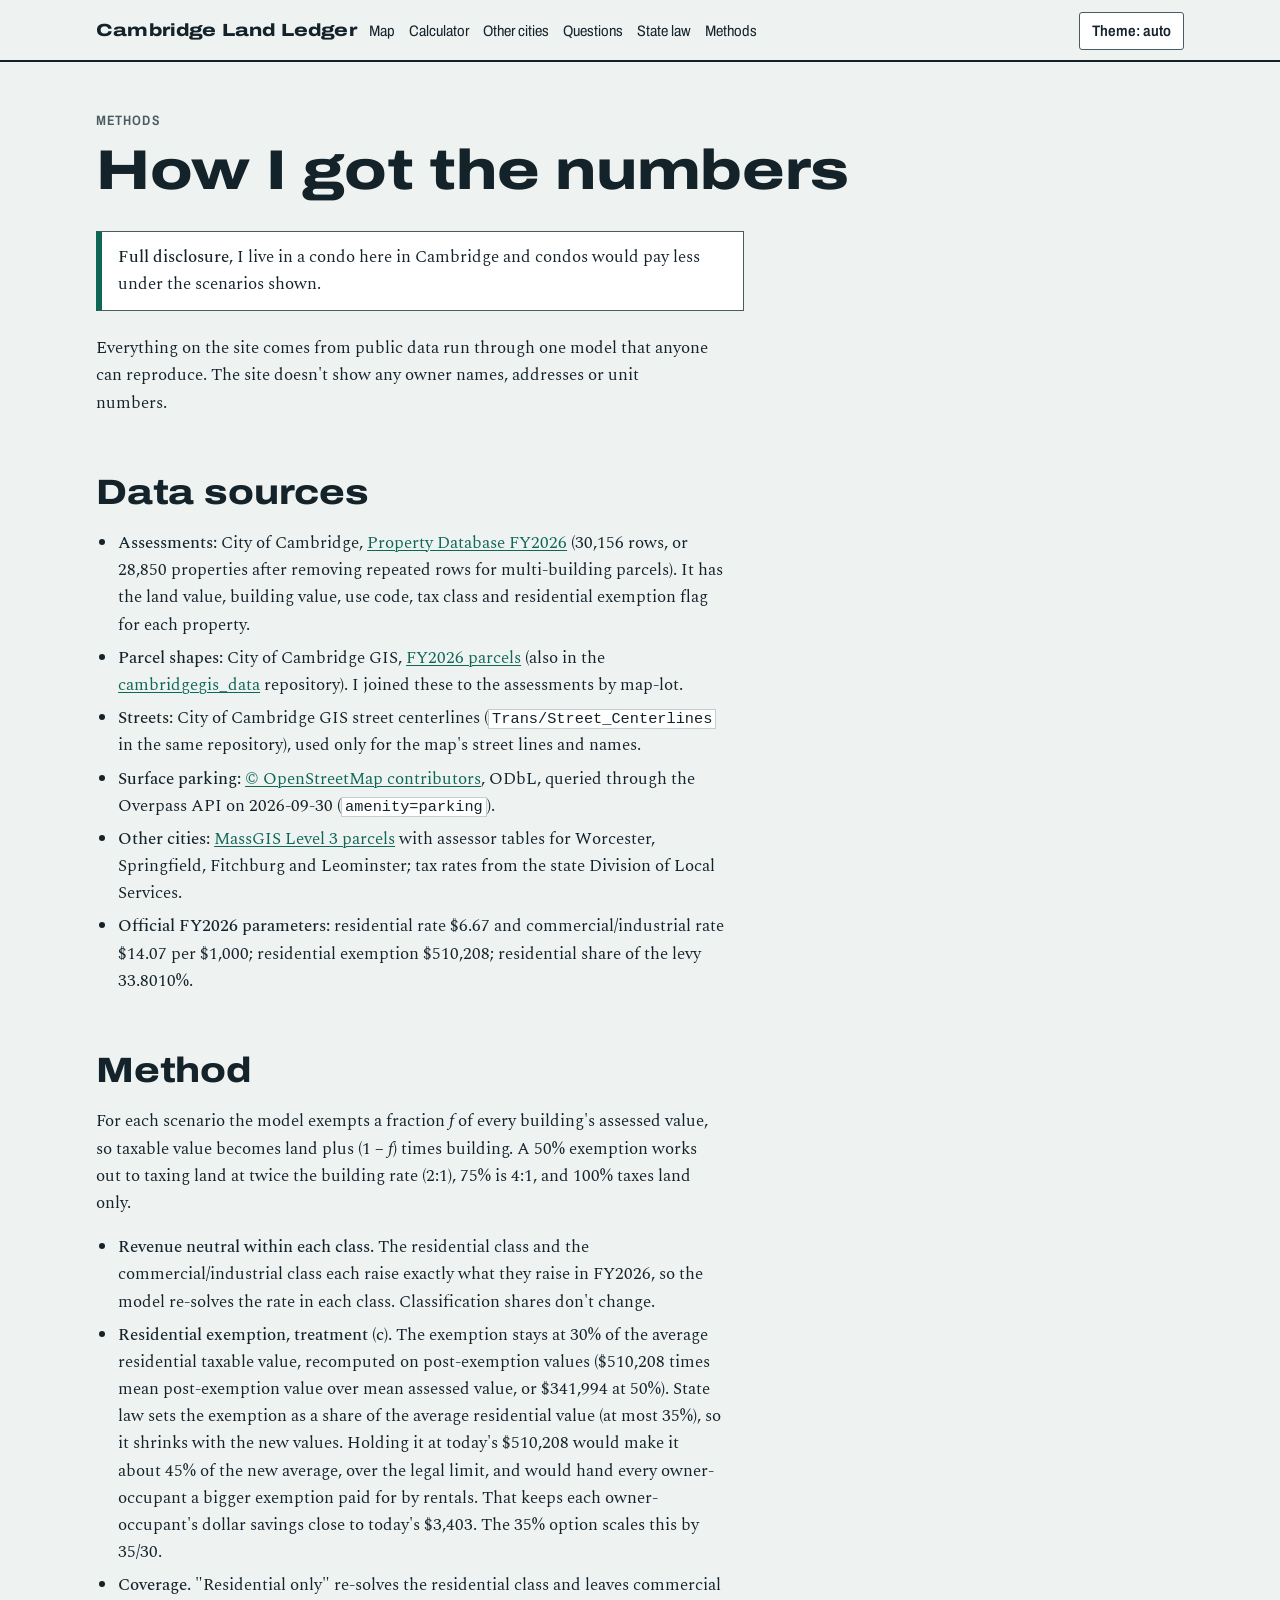
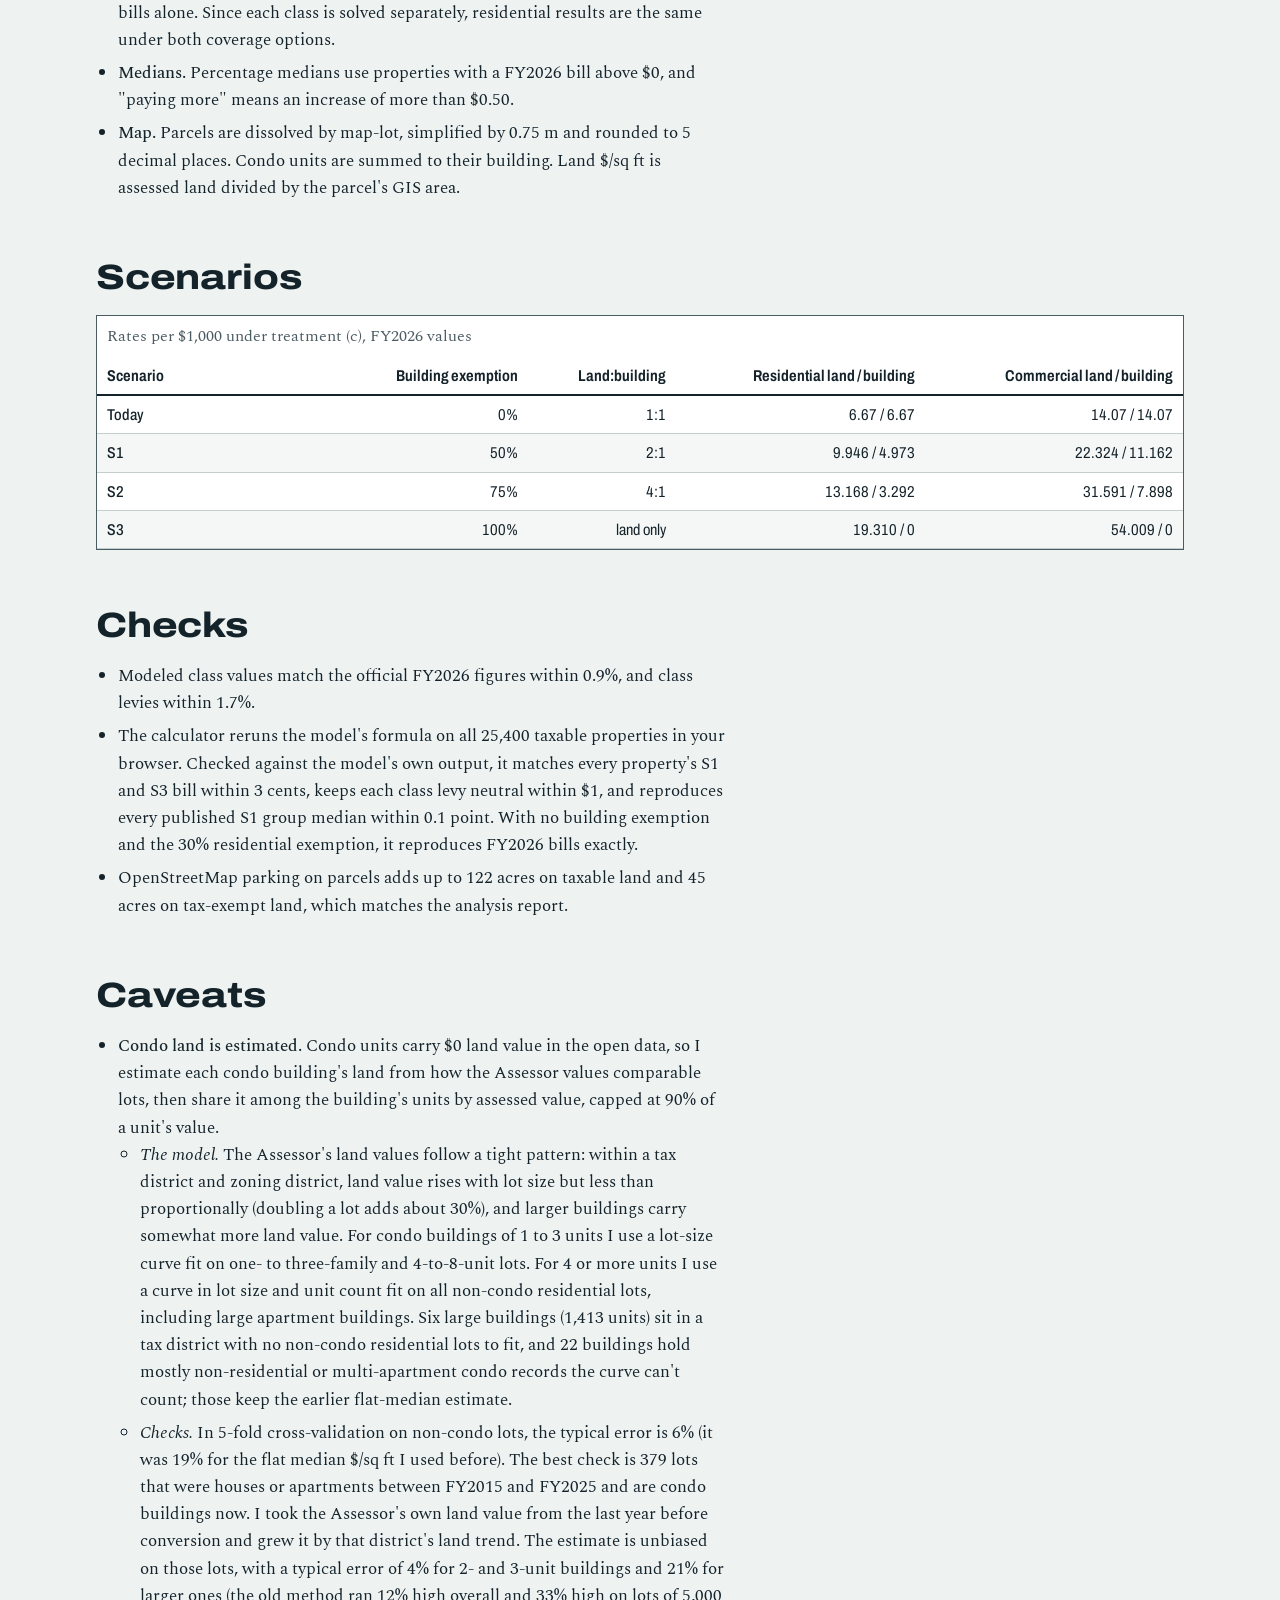
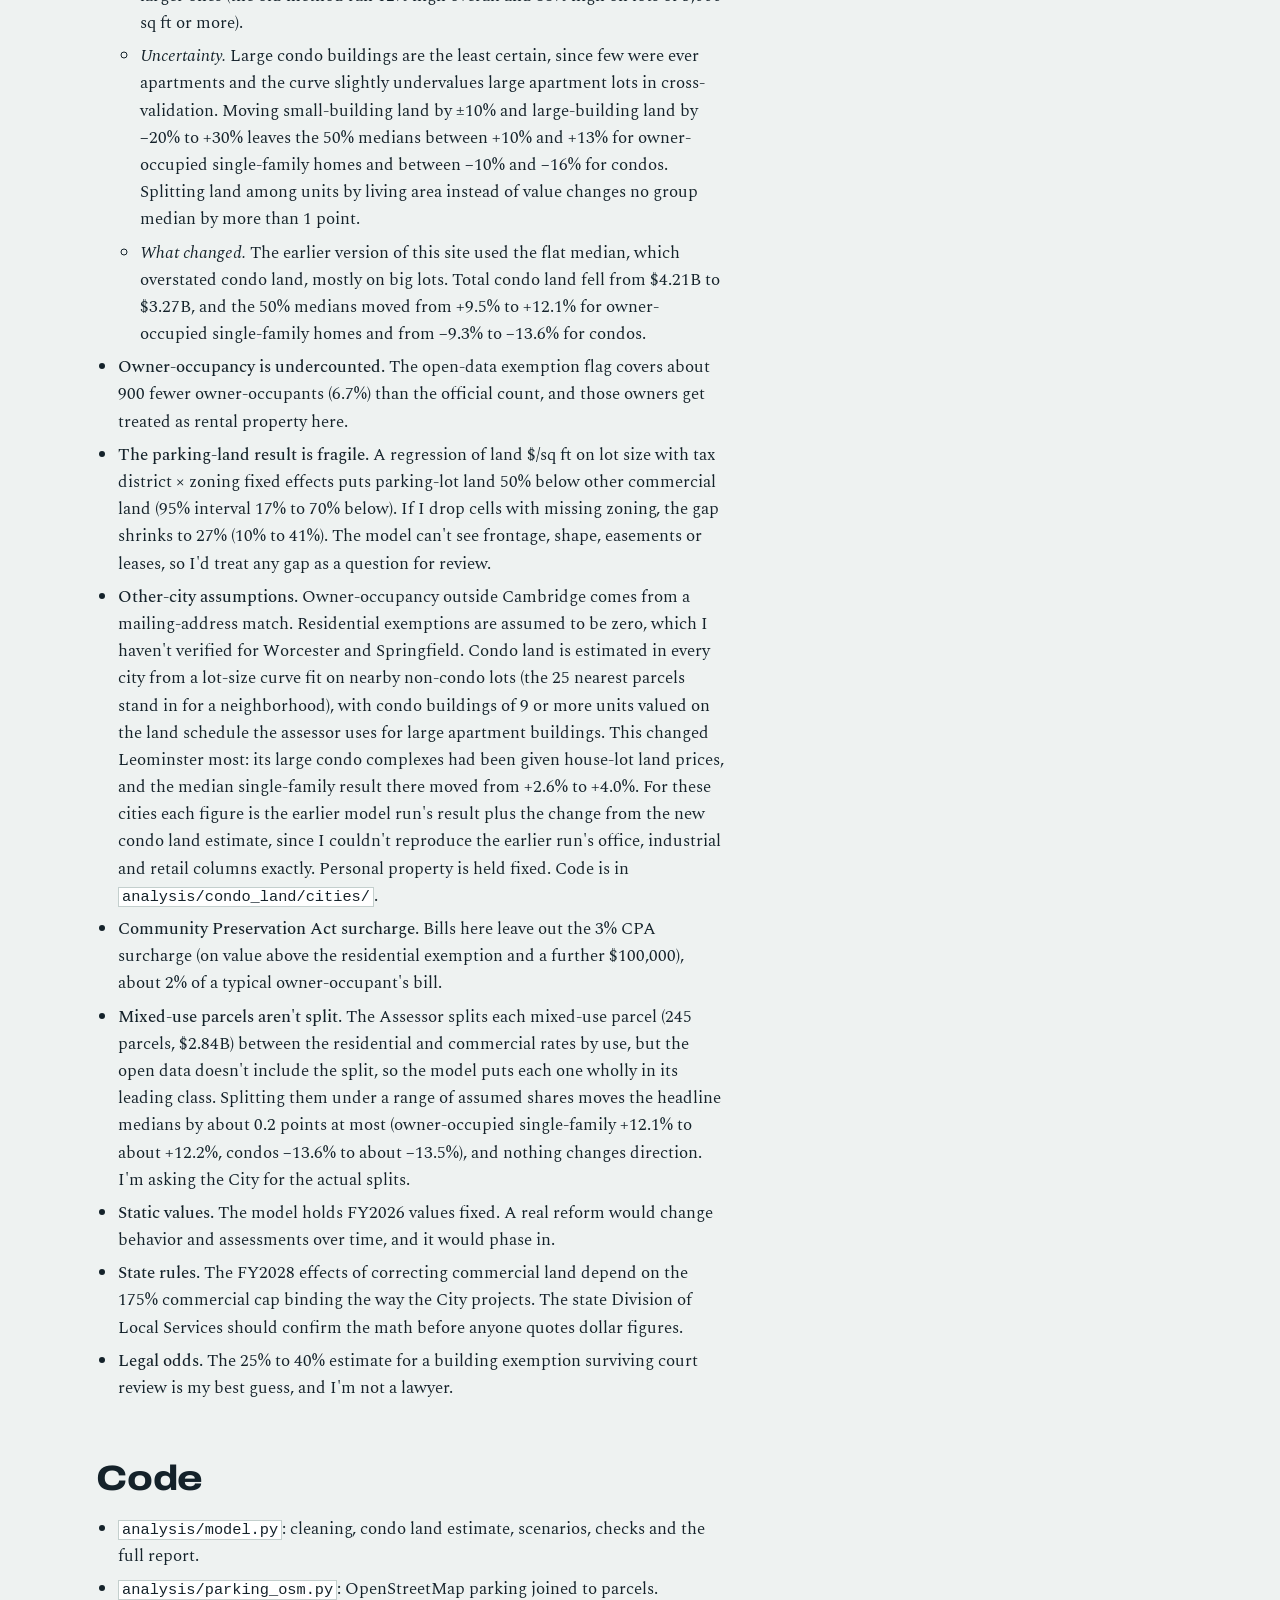
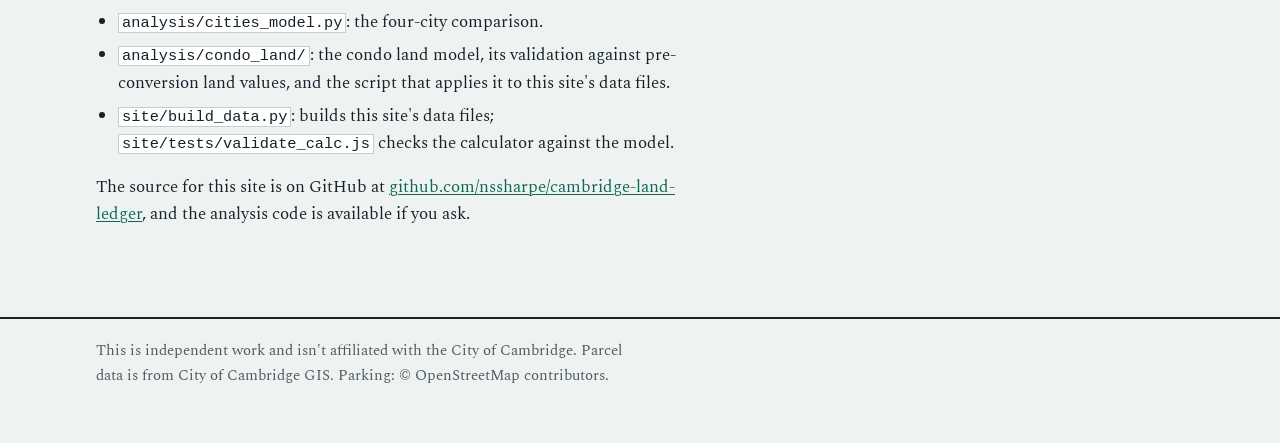
<file: methods.html>
<!doctype html>
<html lang="en">
<head>
<meta charset="utf-8">
<meta name="viewport" content="width=device-width, initial-scale=1">
<title>Methods | Cambridge Land Ledger</title>
<meta name="description" content="Where the Cambridge Land Ledger's data comes from, how the model works, and its caveats.">
<meta name="color-scheme" content="light dark">
<script src="js/theme.js"></script>
<link rel="preconnect" href="https://fonts.googleapis.com">
<link rel="preconnect" href="https://fonts.gstatic.com" crossorigin>
<link rel="stylesheet" href="https://fonts.googleapis.com/css2?family=Archivo:wdth,wght@75..125,400..800&amp;family=Spectral:wght@400;500&amp;display=swap">
<link rel="stylesheet" href="css/site.css">
</head>
<body>
<a class="skip" href="#main">Skip to content</a>
<header class="masthead">
  <div class="wrap">
    <a class="brand" href="index.html">Cambridge Land Ledger</a>
    <nav class="nav" aria-label="Site">
      <a href="index.html#map">Map</a>
      <a href="index.html#calculator">Calculator</a>
      <a href="index.html#cities">Other cities</a>
      <a href="index.html#assessing">Questions</a>
      <a href="index.html#state-law">State law</a>
      <a href="methods.html" aria-current="page">Methods</a>
    </nav>
    <button type="button" class="btn theme-toggle" id="theme-toggle" aria-label="Color theme: automatic. Change theme">Theme: auto</button>
  </div>
</header>

<main id="main" class="wrap prose">
  <section aria-labelledby="h-m">
    <p class="kicker">Methods</p>
    <h1 id="h-m">How I got the numbers</h1>
    <div class="disclosure" role="note">
      <p><strong>Full disclosure,</strong> I live in a condo here in Cambridge and condos would pay less under the scenarios shown.</p>
    </div>
    <p>Everything on the site comes from public data run through one model that anyone can reproduce. The site doesn't show any owner names, addresses or unit numbers.</p>

    <h2 id="sources">Data sources</h2>
    <ul>
      <li><strong>Assessments:</strong> City of Cambridge, <a href="https://data.cambridgema.gov/Assessing/Cambridge-Property-Database-FY2026/waa7-ibdu">Property Database FY2026</a> (30,156 rows, or 28,850 properties after removing repeated rows for multi-building parcels). It has the land value, building value, use code, tax class and residential exemption flag for each property.</li>
      <li><strong>Parcel shapes:</strong> City of Cambridge GIS, <a href="https://gis.data.mass.gov/datasets/CambridgeGIS::fy2026-parcels">FY2026 parcels</a> (also in the <a href="https://github.com/cambridgegis/cambridgegis_data">cambridgegis_data</a> repository). I joined these to the assessments by map-lot.</li>
      <li><strong>Streets:</strong> City of Cambridge GIS street centerlines (<code>Trans/Street_Centerlines</code> in the same repository), used only for the map's street lines and names.</li>
      <li><strong>Surface parking:</strong> <a href="https://www.openstreetmap.org/copyright">&copy; OpenStreetMap contributors</a>, ODbL, queried through the Overpass API on 2026-09-30 (<code>amenity=parking</code>).</li>
      <li><strong>Other cities:</strong> <a href="https://www.mass.gov/info-details/massgis-data-property-tax-parcels">MassGIS Level 3 parcels</a> with assessor tables for Worcester, Springfield, Fitchburg and Leominster; tax rates from the state Division of Local Services.</li>
      <li><strong>Official FY2026 parameters:</strong> residential rate $6.67 and commercial/industrial rate $14.07 per $1,000; residential exemption $510,208; residential share of the levy 33.8010%.</li>
    </ul>

    <h2 id="method">Method</h2>
    <p>For each scenario the model exempts a fraction <em>f</em> of every building's assessed value, so taxable value becomes land plus (1 &minus; <em>f</em>) times building. A 50% exemption works out to taxing land at twice the building rate (2:1), 75% is 4:1, and 100% taxes land only.</p>
    <ul>
      <li><strong>Revenue neutral within each class.</strong> The residential class and the commercial/industrial class each raise exactly what they raise in FY2026, so the model re-solves the rate in each class. Classification shares don't change.</li>
      <li><strong>Residential exemption, treatment (c).</strong> The exemption stays at 30% of the average residential taxable value, recomputed on post-exemption values ($510,208 times mean post-exemption value over mean assessed value, or $341,994 at 50%). State law sets the exemption as a share of the average residential value (at most 35%), so it shrinks with the new values. Holding it at today's $510,208 would make it about 45% of the new average, over the legal limit, and would hand every owner-occupant a bigger exemption paid for by rentals. That keeps each owner-occupant's dollar savings close to today's $3,403. The 35% option scales this by 35/30.</li>
      <li><strong>Coverage.</strong> "Residential only" re-solves the residential class and leaves commercial bills alone. Since each class is solved separately, residential results are the same under both coverage options.</li>
      <li><strong>Medians.</strong> Percentage medians use properties with a FY2026 bill above $0, and "paying more" means an increase of more than $0.50.</li>
      <li><strong>Map.</strong> Parcels are dissolved by map-lot, simplified by 0.75 m and rounded to 5 decimal places. Condo units are summed to their building. Land $/sq ft is assessed land divided by the parcel's GIS area.</li>
    </ul>

    <h2 id="scenarios">Scenarios</h2>
    <div class="table-scroll" tabindex="0" role="region" aria-labelledby="scen-cap">
      <table class="ledger">
        <caption id="scen-cap">Rates per $1,000 under treatment (c), FY2026 values</caption>
        <thead><tr><th scope="col">Scenario</th><th scope="col">Building exemption</th><th scope="col">Land:building</th><th scope="col">Residential land / building</th><th scope="col">Commercial land / building</th></tr></thead>
        <tbody>
          <tr><th scope="row">Today</th><td>0%</td><td>1:1</td><td>6.67 / 6.67</td><td>14.07 / 14.07</td></tr>
          <tr><th scope="row">S1</th><td>50%</td><td>2:1</td><td>9.946 / 4.973</td><td>22.324 / 11.162</td></tr>
          <tr><th scope="row">S2</th><td>75%</td><td>4:1</td><td>13.168 / 3.292</td><td>31.591 / 7.898</td></tr>
          <tr><th scope="row">S3</th><td>100%</td><td>land only</td><td>19.310 / 0</td><td>54.009 / 0</td></tr>
        </tbody>
      </table>
    </div>

    <h2 id="checks">Checks</h2>
    <ul>
      <li>Modeled class values match the official FY2026 figures within 0.9%, and class levies within 1.7%.</li>
      <li>The calculator reruns the model's formula on all 25,400 taxable properties in your browser. Checked against the model's own output, it matches every property's S1 and S3 bill within 3 cents, keeps each class levy neutral within $1, and reproduces every published S1 group median within 0.1 point. With no building exemption and the 30% residential exemption, it reproduces FY2026 bills exactly.</li>
      <li>OpenStreetMap parking on parcels adds up to 122 acres on taxable land and 45 acres on tax-exempt land, which matches the analysis report.</li>
    </ul>

    <h2 id="caveats">Caveats</h2>
    <ul>
      <li id="condo-land"><strong>Condo land is estimated.</strong> Condo units carry $0 land value in the open data, so I estimate each condo building's land from how the Assessor values comparable lots, then share it among the building's units by assessed value, capped at 90% of a unit's value.
        <ul>
          <li><em>The model.</em> The Assessor's land values follow a tight pattern: within a tax district and zoning district, land value rises with lot size but less than proportionally (doubling a lot adds about 30%), and larger buildings carry somewhat more land value. For condo buildings of 1 to 3 units I use a lot-size curve fit on one- to three-family and 4-to-8-unit lots. For 4 or more units I use a curve in lot size and unit count fit on all non-condo residential lots, including large apartment buildings. Six large buildings (1,413 units) sit in a tax district with no non-condo residential lots to fit, and 22 buildings hold mostly non-residential or multi-apartment condo records the curve can't count; those keep the earlier flat-median estimate.</li>
          <li><em>Checks.</em> In 5-fold cross-validation on non-condo lots, the typical error is 6% (it was 19% for the flat median $/sq ft I used before). The best check is 379 lots that were houses or apartments between FY2015 and FY2025 and are condo buildings now. I took the Assessor's own land value from the last year before conversion and grew it by that district's land trend. The estimate is unbiased on those lots, with a typical error of 4% for 2- and 3-unit buildings and 21% for larger ones (the old method ran 12% high overall and 33% high on lots of 5,000 sq ft or more).</li>
          <li><em>Uncertainty.</em> Large condo buildings are the least certain, since few were ever apartments and the curve slightly undervalues large apartment lots in cross-validation. Moving small-building land by &plusmn;10% and large-building land by &minus;20% to +30% leaves the 50% medians between +10% and +13% for owner-occupied single-family homes and between &minus;10% and &minus;16% for condos. Splitting land among units by living area instead of value changes no group median by more than 1 point.</li>
          <li><em>What changed.</em> The earlier version of this site used the flat median, which overstated condo land, mostly on big lots. Total condo land fell from $4.21B to $3.27B, and the 50% medians moved from +9.5% to +12.1% for owner-occupied single-family homes and from &minus;9.3% to &minus;13.6% for condos.</li>
        </ul>
      </li>
      <li><strong>Owner-occupancy is undercounted.</strong> The open-data exemption flag covers about 900 fewer owner-occupants (6.7%) than the official count, and those owners get treated as rental property here.</li>
      <li><strong>The parking-land result is fragile.</strong> A regression of land $/sq ft on lot size with tax district &times; zoning fixed effects puts parking-lot land 50% below other commercial land (95% interval 17% to 70% below). If I drop cells with missing zoning, the gap shrinks to 27% (10% to 41%). The model can't see frontage, shape, easements or leases, so I'd treat any gap as a question for review.</li>
      <li><strong>Other-city assumptions.</strong> Owner-occupancy outside Cambridge comes from a mailing-address match. Residential exemptions are assumed to be zero, which I haven't verified for Worcester and Springfield. Condo land is estimated in every city from a lot-size curve fit on nearby non-condo lots (the 25 nearest parcels stand in for a neighborhood), with condo buildings of 9 or more units valued on the land schedule the assessor uses for large apartment buildings. This changed Leominster most: its large condo complexes had been given house-lot land prices, and the median single-family result there moved from +2.6% to +4.0%. For these cities each figure is the earlier model run's result plus the change from the new condo land estimate, since I couldn't reproduce the earlier run's office, industrial and retail columns exactly. Personal property is held fixed. Code is in <code>analysis/condo_land/cities/</code>.</li>
      <li><strong>Community Preservation Act surcharge.</strong> Bills here leave out the 3% CPA surcharge (on value above the residential exemption and a further $100,000), about 2% of a typical owner-occupant's bill.</li>
      <li><strong>Mixed-use parcels aren't split.</strong> The Assessor splits each mixed-use parcel (245 parcels, $2.84B) between the residential and commercial rates by use, but the open data doesn't include the split, so the model puts each one wholly in its leading class. Splitting them under a range of assumed shares moves the headline medians by about 0.2 points at most (owner-occupied single-family +12.1% to about +12.2%, condos &minus;13.6% to about &minus;13.5%), and nothing changes direction. I'm asking the City for the actual splits.</li>
      <li><strong>Static values.</strong> The model holds FY2026 values fixed. A real reform would change behavior and assessments over time, and it would phase in.</li>
      <li><strong>State rules.</strong> The FY2028 effects of correcting commercial land depend on the 175% commercial cap binding the way the City projects. The state Division of Local Services should confirm the math before anyone quotes dollar figures.</li>
      <li><strong>Legal odds.</strong> The 25% to 40% estimate for a building exemption surviving court review is my best guess, and I'm not a lawyer.</li>
    </ul>

    <h2 id="code">Code</h2>
    <ul>
      <li><code>analysis/model.py</code>: cleaning, condo land estimate, scenarios, checks and the full report.</li>
      <li><code>analysis/parking_osm.py</code>: OpenStreetMap parking joined to parcels.</li>
      <li><code>analysis/cities_model.py</code>: the four-city comparison.</li>
      <li><code>analysis/condo_land/</code>: the condo land model, its validation against pre-conversion land values, and the script that applies it to this site's data files.</li>
      <li><code>site/build_data.py</code>: builds this site's data files; <code>site/tests/validate_calc.js</code> checks the calculator against the model.</li>
    </ul>
    <p>The source for this site is on GitHub at <a href="https://github.com/nssharpe/cambridge-land-ledger">github.com/nssharpe/cambridge-land-ledger</a>, and the analysis code is available if you ask.</p>
  </section>
</main>

<footer>
  <div class="wrap">
    <p>This is independent work and isn't affiliated with the City of Cambridge. Parcel data is from City of Cambridge GIS. Parking: &copy; OpenStreetMap contributors.</p>
  </div>
</footer>
</body>
</html>
</file>
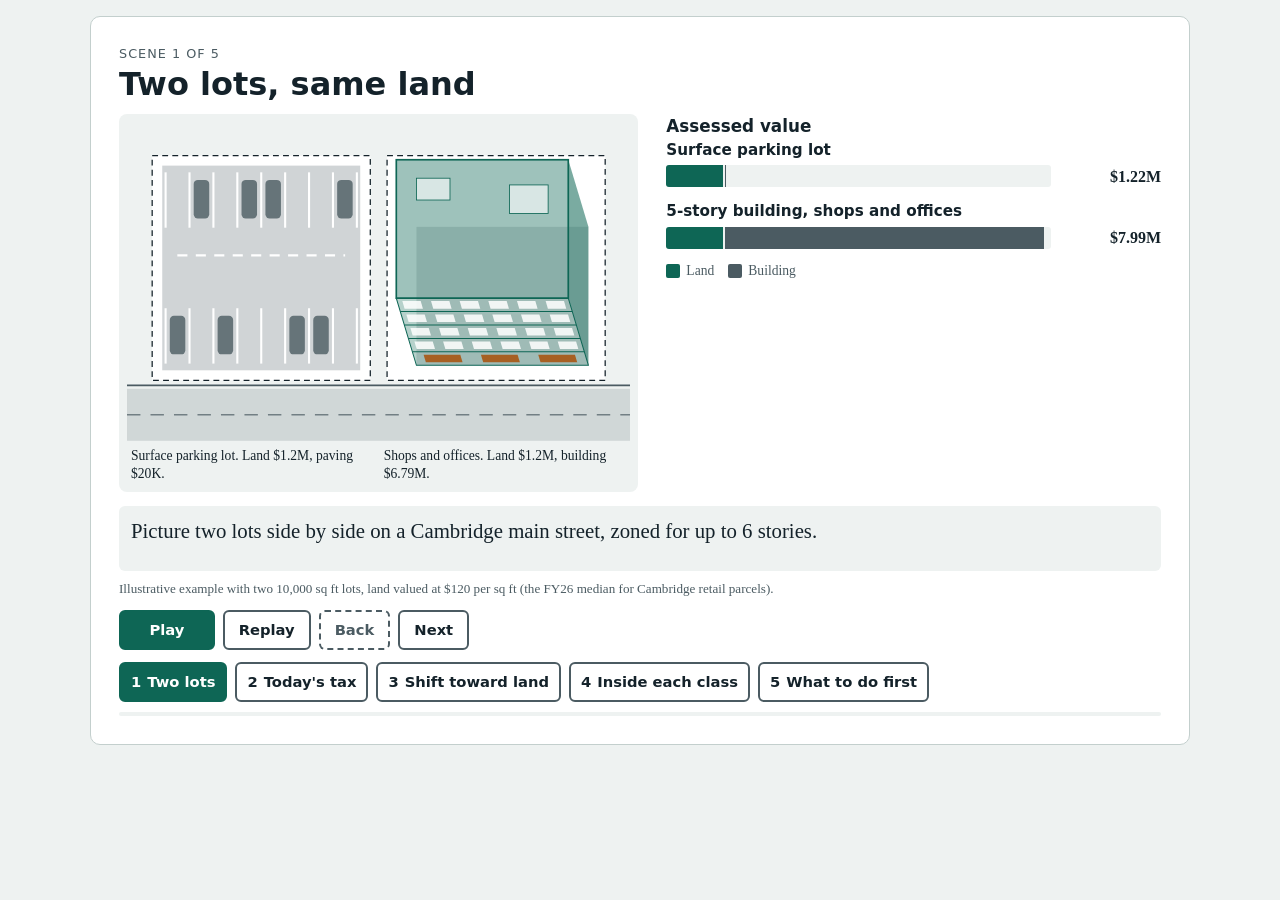
<file: animation/demo.html>
<!doctype html>
<html lang="en">
<head>
<meta charset="utf-8">
<meta name="viewport" content="width=device-width, initial-scale=1">
<title>Two Lots</title>
<link rel="stylesheet" href="two-lots.css">
<style>
  /* demo page only: page background follows the same tokens */
  html { background: #eef2f1; color: #14222a; }
  @media (prefers-color-scheme: dark) { html { background: #0f171b; color: #e6eeee; } }
  html[data-theme="dark"] { background: #0f171b; color: #e6eeee; }
  html[data-theme="light"] { background: #eef2f1; color: #14222a; }
  body { margin: 0; padding: 16px; font-family: "Spectral", Georgia, serif; }
</style>
</head>
<body>
<main>
  <div id="two-lots"></div>
</main>
<script src="two-lots.js"></script>
<script>
  // demo-only overrides: ?theme=dark|light, ?reduced=1, ?t=<seconds>
  var q = new URLSearchParams(location.search);
  if (q.get('theme')) { document.documentElement.setAttribute('data-theme', q.get('theme')); }
  var opts = {};
  if (q.get('reduced')) { opts.reducedMotion = q.get('reduced') === '1'; }
  var tl = window.TwoLots.mount(document.getElementById('two-lots'), opts);
  if (q.get('scene')) { tl.goScene(Number(q.get('scene')) - 1); }
  if (q.get('t')) { tl.seek(Number(q.get('t'))); }
  if (q.get('play') === '1') { tl.play(); }
</script>
</body>
</html>
</file>
<file: css/site.css>
/* Cambridge Land Ledger. Assessor's plat / ledger styling.
   Contrast for every text/background pair is checked by tests/contrast.py, which parses this file. */

:root {
  color-scheme: light;
  --paper: #eef2f1;
  --surface: #ffffff;
  --ink: #14222a;
  --muted: #4b5b62;
  --rule: #c3cfcd;          /* decorative ledger lines only; never text, never a control boundary */
  --accent: #0e6655;
  --less: #1f5fa8;
  --more: #a8510a;
  --on-accent: #ffffff;     /* text on filled accent buttons */
  --row-alt: #f4f7f6;       /* zebra stripe inside tables on --surface */
  --hover: #e2e9e7;         /* hover fill for outline buttons */
  --font-head: "Archivo", "Bahnschrift", "Segoe UI", system-ui, sans-serif;
  --font-body: "Spectral", Georgia, "Times New Roman", serif;
  --gutter: 16px;
  --maxw: 1120px;
}
@media (prefers-color-scheme: dark) {
  :root:not([data-theme="light"]) {
    color-scheme: dark;
    --paper: #0f171b;
    --surface: #16232a;
    --ink: #e6eeee;
    --muted: #a5b6bb;
    --rule: #2c3d44;
    --accent: #4fc1a6;
    --less: #7fb2ea;
    --more: #f0a35a;
    --on-accent: #0f171b;
    --row-alt: #1b2a32;
    --hover: #22333b;
  }
}
:root[data-theme="dark"] {
  color-scheme: dark;
  --paper: #0f171b;
  --surface: #16232a;
  --ink: #e6eeee;
  --muted: #a5b6bb;
  --rule: #2c3d44;
  --accent: #4fc1a6;
  --less: #7fb2ea;
  --more: #f0a35a;
  --on-accent: #0f171b;
  --row-alt: #1b2a32;
  --hover: #22333b;
}

*, *::before, *::after { box-sizing: border-box; }
html { -webkit-text-size-adjust: 100%; }
body {
  margin: 0;
  background: var(--paper);
  color: var(--ink);
  font-family: var(--font-body);
  font-weight: 400;
  font-size: 1.0625rem;
  line-height: 1.6;
  overflow-x: hidden;
}
img, svg, canvas { max-width: 100%; }

/* ---------- type ---------- */
h1, h2, h3 {
  font-family: var(--font-head);
  font-stretch: 118%;
  font-weight: 780;
  line-height: 1.12;
  letter-spacing: -0.005em;
  color: var(--ink);
  margin: 0 0 0.5em;
}
h1 { font-size: clamp(2rem, 6vw, 3.5rem); font-weight: 800; font-stretch: 122%; }
h2 { font-size: clamp(1.5rem, 3.6vw, 2.2rem); }
h3 { font-size: 1.2rem; font-weight: 720; font-stretch: 112%; }
p { margin: 0 0 1em; max-width: 68ch; }
strong { font-weight: 500; }
.label, .caption, figcaption, th, .ledger td, .legend, .kicker, .tag, .btn, .seg label, .field-label, .tooltip, .figs dt {
  font-family: var(--font-head);
  font-stretch: 80%;
}
.kicker {
  text-transform: uppercase;
  letter-spacing: 0.08em;
  font-size: 0.85rem;
  font-weight: 600;
  color: var(--muted);
  margin: 0 0 0.5rem;
}
.caption, figcaption { color: var(--muted); font-size: 0.95rem; line-height: 1.45; }
.num { font-variant-numeric: tabular-nums lining-nums; }
.lede { font-size: 1.2rem; line-height: 1.55; }
.less { color: var(--less); }
.more { color: var(--more); }

a { color: var(--accent); text-decoration-thickness: 1px; text-underline-offset: 2px; }
a:hover { color: var(--ink); }
a:visited { color: var(--accent); }
a:visited:hover { color: var(--ink); }

:focus-visible { outline: 3px solid var(--accent); outline-offset: 2px; border-radius: 2px; }

/* ---------- layout ---------- */
.wrap { max-width: var(--maxw); margin: 0 auto; padding: 0 var(--gutter); }
.skip { position: absolute; left: -9999px; top: 0; background: var(--surface); color: var(--ink); padding: 8px 12px; z-index: 10; }
.skip:focus { left: var(--gutter); }

.masthead {
  border-bottom: 2px solid var(--ink);
  background: var(--paper);
}
.masthead .wrap { display: flex; align-items: center; justify-content: space-between; gap: 12px; padding-top: 12px; padding-bottom: 10px; flex-wrap: wrap; }
.brand { font-family: var(--font-head); font-stretch: 125%; font-weight: 800; font-size: 1.1rem; color: var(--ink); text-decoration: none; letter-spacing: 0.01em; }
.brand:visited { color: var(--ink); }
.brand:hover { color: var(--accent); }
.nav { display: flex; flex-wrap: wrap; gap: 4px 14px; font-family: var(--font-head); font-stretch: 85%; font-size: 0.95rem; }
.nav a { color: var(--ink); text-decoration: none; padding: 4px 0; }
.nav a:visited { color: var(--ink); }
.nav a:hover { color: var(--accent); text-decoration: underline; }

section { padding: 48px 0 24px; border-top: 1px solid var(--rule); }
section:first-of-type { border-top: 0; }
.sec-num { font-family: var(--font-head); font-stretch: 80%; color: var(--muted); font-weight: 600; font-size: 0.95rem; letter-spacing: 0.04em; }

.disclosure {
  background: var(--surface);
  border: 1px solid var(--muted);
  border-left: 6px solid var(--accent);
  padding: 12px 16px;
  margin: 16px 0 24px;
  max-width: 72ch;
}
.disclosure p { margin: 0; }

.grid-2 { display: grid; grid-template-columns: minmax(0, 1fr); gap: 24px; }
.grid-2 > *, .calc > * { min-width: 0; }
@media (min-width: 860px) { .grid-2 { grid-template-columns: minmax(0, 1fr) minmax(0, 1fr); gap: 40px; } }

/* ---------- ledger figures ---------- */
.figs { display: grid; grid-template-columns: repeat(auto-fit, minmax(160px, 1fr)); gap: 0; margin: 24px 0; border-top: 2px solid var(--ink); border-bottom: 1px solid var(--ink); }
.figs div { padding: 10px 12px 12px 0; border-right: 1px solid var(--rule); }
.figs div:last-child { border-right: 0; }
.figs dt { color: var(--muted); font-size: 0.9rem; line-height: 1.3; }
.figs dd { margin: 4px 0 0; font-family: var(--font-head); font-stretch: 112%; font-weight: 760; font-size: 1.6rem; font-variant-numeric: tabular-nums; color: var(--ink); }

/* ---------- tables ---------- */
.table-scroll { overflow-x: auto; -webkit-overflow-scrolling: touch; max-width: 100%; margin: 0 0 16px; border: 1px solid var(--muted); background: var(--surface); }
.table-scroll:focus-visible { outline-offset: 0; }
table.ledger { border-collapse: collapse; width: 100%; background: var(--surface); color: var(--ink); font-variant-numeric: tabular-nums lining-nums; font-size: 0.98rem; }
.ledger caption { text-align: left; padding: 8px 10px; caption-side: top; color: var(--muted); }
.ledger th, .ledger td { padding: 6px 10px; text-align: right; border-bottom: 1px solid var(--rule); white-space: nowrap; }
.ledger th:first-child, .ledger td:first-child { text-align: left; white-space: normal; min-width: 11em; }
.ledger tbody th { font-weight: 500; }
.ledger tr.hl th, .ledger tr.ref th { font-weight: 650; }
.ledger thead th { border-bottom: 2px solid var(--ink); font-weight: 650; color: var(--ink); vertical-align: bottom; }
.ledger tbody tr:nth-child(even) { background: var(--row-alt); }
.ledger tbody tr.ref td { font-weight: 600; border-top: 1px solid var(--ink); }
.ledger td.less { color: var(--less); }
.ledger td.more { color: var(--more); }
.ledger tr.hl td { font-weight: 650; }

/* ---------- buttons / segmented controls ---------- */
.btn {
  font: inherit; font-family: var(--font-head); font-stretch: 85%; font-size: 0.95rem; font-weight: 600;
  background: var(--surface); color: var(--ink);
  border: 1px solid var(--muted); border-radius: 3px;
  padding: 6px 12px; min-height: 36px; cursor: pointer;
}
.btn:hover { background: var(--hover); color: var(--ink); }
.btn:active { background: var(--rule); color: var(--ink); }
.btn[aria-pressed="true"] { background: var(--accent); color: var(--on-accent); border-color: var(--accent); }
.btn[aria-pressed="true"]:hover { background: var(--accent); color: var(--on-accent); text-decoration: underline; }

.seg { display: inline-flex; flex-wrap: wrap; border: 1px solid var(--muted); border-radius: 3px; overflow: hidden; background: var(--surface); }
.seg input { position: absolute; opacity: 0; width: 1px; height: 1px; }
.seg label { padding: 6px 12px; min-height: 36px; display: inline-flex; align-items: center; cursor: pointer; color: var(--ink); background: var(--surface); font-weight: 600; font-size: 0.95rem; border-right: 1px solid var(--muted); }
.seg label:last-of-type { border-right: 0; }
.seg label:hover { background: var(--hover); color: var(--ink); }
.seg input:checked + label { background: var(--accent); color: var(--on-accent); }
.seg input:checked + label:hover { background: var(--accent); color: var(--on-accent); text-decoration: underline; }
.seg input:focus-visible + label { outline: 3px solid var(--accent); outline-offset: -3px; box-shadow: inset 0 0 0 5px var(--surface); }

fieldset { border: 0; padding: 0; margin: 0 0 16px; min-width: 0; }
legend.field-label, .field-label { font-weight: 650; color: var(--ink); font-size: 1rem; margin-bottom: 6px; padding: 0; display: block; }

/* range slider */
input[type="range"] { width: 100%; max-width: 520px; accent-color: var(--accent); height: 32px; background: transparent; cursor: pointer; }
input[type="range"]::-webkit-slider-runnable-track { height: 6px; background: var(--muted); border-radius: 3px; }
input[type="range"]::-webkit-slider-thumb { -webkit-appearance: none; appearance: none; width: 22px; height: 22px; margin-top: -8px; border-radius: 50%; background: var(--accent); border: 2px solid var(--surface); box-shadow: 0 0 0 1px var(--ink); }
input[type="range"] { -webkit-appearance: none; appearance: none; }
input[type="range"]::-moz-range-track { height: 6px; background: var(--muted); border-radius: 3px; }
input[type="range"]::-moz-range-thumb { width: 20px; height: 20px; border-radius: 50%; background: var(--accent); border: 2px solid var(--surface); box-shadow: 0 0 0 1px var(--ink); }

/* ---------- map ---------- */
.map-card { background: var(--surface); border: 1px solid var(--muted); margin: 8px 0 12px; }
.map-tools { display: flex; flex-wrap: wrap; gap: 8px 16px; align-items: center; justify-content: space-between; padding: 10px; border-bottom: 1px solid var(--rule); }
.map-tools .seg label { font-size: 0.9rem; padding: 6px 10px; }
.zoom { display: inline-flex; gap: 6px; }
.zoom .btn { min-width: 36px; padding: 6px 10px; }
.map-stage { position: relative; width: 100%; aspect-ratio: 4 / 3; max-height: 78vh; touch-action: pan-y; }
.map-stage canvas { display: block; width: 100%; height: 100%; cursor: crosshair; }
.map-stage .map-msg { position: absolute; inset: 0; display: flex; align-items: center; justify-content: center; text-align: center; padding: 24px; color: var(--ink); background: var(--surface); font-family: var(--font-head); font-stretch: 85%; }
.map-foot { display: flex; flex-wrap: wrap; gap: 8px 24px; justify-content: space-between; padding: 10px; border-top: 1px solid var(--rule); }
.legend { font-size: 0.9rem; color: var(--ink); }
.legend .ttl { font-weight: 650; display: block; margin-bottom: 4px; }
.legend .ramp { display: flex; flex-wrap: wrap; gap: 2px 0; }
.legend .sw { display: inline-flex; flex-direction: column; align-items: flex-start; min-width: 52px; }
.legend .sw i { display: block; width: 100%; height: 14px; border: 1px solid var(--ink); border-right-width: 0; }
.legend .sw:last-child i { border-right-width: 1px; }
.legend .sw span { font-size: 0.8rem; color: var(--ink); font-variant-numeric: tabular-nums; padding-top: 2px; }
.legend .keys { display: flex; flex-wrap: wrap; gap: 4px 14px; }
.legend .key { display: inline-flex; align-items: center; gap: 6px; }
.legend .key i { width: 16px; height: 12px; border: 1px solid var(--ink); display: inline-block; }
.attrib { font-size: 0.8rem; color: var(--muted); align-self: end; }
.attrib a { color: var(--muted); }
.attrib a:hover { color: var(--ink); }

.tooltip {
  position: fixed; z-index: 20; pointer-events: none;
  background: var(--surface); color: var(--ink);
  border: 1px solid var(--ink); box-shadow: 0 4px 14px rgba(0,0,0,0.25);
  padding: 8px 10px; font-size: 0.92rem; line-height: 1.35; max-width: 260px;
  font-variant-numeric: tabular-nums;
}
.tooltip[hidden] { display: none; }
.tooltip .t-h { font-weight: 700; font-stretch: 100%; display: block; margin-bottom: 4px; }
.tooltip dl { margin: 0; display: grid; grid-template-columns: auto auto; gap: 1px 12px; }
.tooltip dt { color: var(--muted); }
.tooltip dd { margin: 0; text-align: right; color: var(--ink); }
.tooltip .t-note { display: block; color: var(--muted); margin-top: 4px; font-size: 0.85rem; }

/* ---------- land-by-use bar ---------- */
.landbar { display: flex; height: 22px; border: 1px solid var(--ink); margin: 8px 0 4px; }
.landbar span { display: block; height: 100%; border-right: 1px solid var(--surface); }

/* ---------- calculator ---------- */
.calc { display: grid; grid-template-columns: minmax(0, 1fr); gap: 24px; }
@media (min-width: 980px) { .calc { grid-template-columns: 320px minmax(0, 1fr); gap: 36px; } }
.calc-controls { background: var(--surface); border: 1px solid var(--muted); padding: 16px; align-self: start; }
.readout { font-family: var(--font-head); font-stretch: 112%; font-weight: 760; font-size: 1.5rem; color: var(--ink); font-variant-numeric: tabular-nums; }
.field { margin-bottom: 16px; }
.readout small { display: block; font-stretch: 80%; font-weight: 500; font-size: 0.95rem; color: var(--muted); }
.rates { font-size: 0.95rem; color: var(--ink); margin: 8px 0 0; }
.rates dt { color: var(--muted); font-family: var(--font-head); font-stretch: 80%; }
.rates dd { margin: 0 0 6px; font-family: var(--font-head); font-stretch: 85%; font-variant-numeric: tabular-nums; }
.note { border-left: 4px solid var(--more); background: var(--surface); padding: 10px 12px; margin: 12px 0; max-width: 72ch; }
.note p { margin: 0; }
.note[hidden] { display: none; }
.chart svg { display: block; width: 100%; height: auto; background: var(--surface); border: 1px solid var(--muted); }
.chart text { font-family: var(--font-head); font-stretch: 80%; fill: var(--ink); font-size: 13px; }
.chart .axis { stroke: var(--muted); stroke-width: 1; }
.chart .zero { stroke: var(--ink); stroke-width: 1.5; }
.chart .grid { stroke: var(--rule); stroke-width: 1; }
.chart .bar-less { fill: var(--less); }
.chart .bar-more { fill: var(--more); }
.chart text.t-less { fill: var(--less); }
.chart text.t-more { fill: var(--more); }
.chart text.t-muted { fill: var(--muted); }

/* ---------- cities small multiples ---------- */
.multiples { display: grid; grid-template-columns: repeat(auto-fit, minmax(200px, 1fr)); gap: 16px; margin: 16px 0 24px; }
.multiples figure { margin: 0; background: var(--surface); border: 1px solid var(--muted); padding: 8px 10px 10px; }
.multiples figcaption { color: var(--ink); font-weight: 650; font-size: 0.95rem; margin-bottom: 4px; }
.multiples svg { display: block; width: 100%; height: auto; }
.multiples text { font-family: var(--font-head); font-stretch: 80%; fill: var(--ink); font-size: 13px; }

/* ---------- questions / law ---------- */
ol.asks { padding-left: 1.4em; max-width: 72ch; }
ol.asks li { margin-bottom: 14px; }
.tag { display: inline-block; font-size: 0.8rem; font-weight: 650; letter-spacing: 0.03em; text-transform: uppercase; padding: 1px 6px; border: 1px solid var(--more); color: var(--more); background: var(--surface); margin-left: 6px; vertical-align: 1px; }
.tag.solid { border-color: var(--accent); color: var(--accent); }
blockquote { margin: 12px 0 16px; padding: 4px 0 4px 16px; border-left: 3px solid var(--muted); max-width: 70ch; color: var(--ink); }
blockquote cite { display: block; font-style: normal; font-family: var(--font-head); font-stretch: 80%; color: var(--muted); font-size: 0.9rem; margin-top: 4px; }

/* ---------- animation slot ---------- */
#two-lots-animation { margin: 16px 0; min-height: 120px; }
.anim-fallback { background: var(--surface); border: 1px dashed var(--muted); padding: 24px 16px; color: var(--ink); }

/* ---------- footer ---------- */
footer { border-top: 2px solid var(--ink); margin-top: 48px; padding: 20px 0 40px; color: var(--ink); font-size: 0.95rem; }
footer p { color: var(--muted); }
.theme-toggle { margin-left: auto; }

/* ---------- methods page ---------- */
.prose h2 { margin-top: 1.6em; }
.prose ul, .prose ol { max-width: 70ch; padding-left: 1.3em; }
.prose li { margin-bottom: 6px; }
code { font-family: ui-monospace, "Cascadia Mono", Consolas, monospace; font-size: 0.9em; background: var(--surface); color: var(--ink); padding: 0 3px; border: 1px solid var(--rule); }

@media (max-width: 520px) {
  body { font-size: 1rem; }
  .lede { font-size: 1.08rem; }
  section { padding-top: 36px; }
  .figs dd { font-size: 1.35rem; }
  .map-stage { aspect-ratio: 1 / 1; }
}

@media (prefers-reduced-motion: reduce) {
  *, *::before, *::after { animation-duration: 0.01ms !important; animation-iteration-count: 1 !important; transition-duration: 0.01ms !important; scroll-behavior: auto !important; }
}
@media (prefers-reduced-motion: no-preference) {
  html { scroll-behavior: smooth; }
}

/* Expandable primer (section 02). Text pairs: --ink on --surface, --accent on --surface. */
.primer { background: var(--surface); border-left: 4px solid var(--accent); margin: 16px 0 20px; max-width: 72ch; }
.primer summary { cursor: pointer; padding: 12px 14px; font-family: var(--font-head); font-weight: 600; color: var(--ink); }
.primer summary:hover { background: var(--hover); }
.primer summary:focus-visible { outline: 2px solid var(--accent); outline-offset: 2px; }
.primer[open] summary { border-bottom: 1px solid var(--rule); }
.primer-body { padding: 4px 14px 12px; color: var(--ink); }
.primer-body ul { padding-left: 1.3em; }
.primer-body li { margin-bottom: 6px; }

/* "For lawmakers" callout (section 05). Same pairs as .primer: --ink on --surface, --accent links on --surface. */
.callout { background: var(--surface); color: var(--ink); border-left: 4px solid var(--accent); padding: 12px 16px 4px; margin: 24px 0 16px; max-width: 72ch; }
.callout h3 { color: var(--ink); margin-bottom: 0.4em; }
.callout ul { padding-left: 1.3em; margin: 0 0 8px; }
.callout li { margin-bottom: 8px; }
</file>
<file: animation/two-lots.css>
/* Two Lots explainer. Tokens inherit from the page (--paper, --ink, ...) when defined,
   otherwise fall back to the site defaults below. Never use --rule for text. */
.two-lots {
  --tl-paper: var(--paper, #eef2f1);
  --tl-surface: var(--surface, #ffffff);
  --tl-ink: var(--ink, #14222a);
  --tl-muted: var(--muted, #4b5b62);
  --tl-rule: var(--rule, #c3cfcd);
  --tl-accent: var(--accent, #0e6655);
  --tl-less: var(--less, #1f5fa8);
  --tl-more: var(--more, #a8510a);
  --tl-head: var(--font-head, "Archivo", "Bahnschrift", "Segoe UI", system-ui, sans-serif);
  --tl-body: var(--font-body, "Spectral", Georgia, "Times New Roman", serif);
}
@media (prefers-color-scheme: dark) {
  .two-lots {
    --tl-paper: var(--paper, #0f171b);
    --tl-surface: var(--surface, #16232a);
    --tl-ink: var(--ink, #e6eeee);
    --tl-muted: var(--muted, #a5b6bb);
    --tl-rule: var(--rule, #2c3d44);
    --tl-accent: var(--accent, #4fc1a6);
    --tl-less: var(--less, #7fb2ea);
    --tl-more: var(--more, #f0a35a);
  }
}
/* explicit theme hooks (page sets data-theme on <html> or on the mount element) */
[data-theme="dark"] .two-lots, .two-lots[data-theme="dark"] {
  --tl-paper: var(--paper, #0f171b);
  --tl-surface: var(--surface, #16232a);
  --tl-ink: var(--ink, #e6eeee);
  --tl-muted: var(--muted, #a5b6bb);
  --tl-rule: var(--rule, #2c3d44);
  --tl-accent: var(--accent, #4fc1a6);
  --tl-less: var(--less, #7fb2ea);
  --tl-more: var(--more, #f0a35a);
}
[data-theme="light"] .two-lots, .two-lots[data-theme="light"] {
  --tl-paper: var(--paper, #eef2f1);
  --tl-surface: var(--surface, #ffffff);
  --tl-ink: var(--ink, #14222a);
  --tl-muted: var(--muted, #4b5b62);
  --tl-rule: var(--rule, #c3cfcd);
  --tl-accent: var(--accent, #0e6655);
  --tl-less: var(--less, #1f5fa8);
  --tl-more: var(--more, #a8510a);
}

.two-lots {
  box-sizing: border-box;
  max-width: 1100px;
  margin: 0 auto;
  padding: clamp(12px, 3vw, 28px);
  background: var(--tl-surface);
  color: var(--tl-ink);
  border: 1px solid var(--tl-rule);
  border-radius: 10px;
  font-family: var(--tl-body);
  font-size: 1rem;
  line-height: 1.45;
}
.two-lots *, .two-lots *::before, .two-lots *::after { box-sizing: border-box; }
.two-lots p { margin: 0; }

.tl-head { margin-bottom: 12px; }
.tl-kicker {
  font-family: var(--tl-head);
  font-size: 0.8rem;
  letter-spacing: 0.08em;
  text-transform: uppercase;
  color: var(--tl-muted);
}
.tl-title {
  margin: 2px 0 0;
  font-family: var(--tl-head);
  font-stretch: 112%;
  font-weight: 700;
  font-size: clamp(1.35rem, 3.4vw, 2rem);
  line-height: 1.15;
  color: var(--tl-ink);
}

.tl-stage {
  position: relative;
  display: grid;
  grid-template-columns: minmax(0, 1.05fr) minmax(0, 1fr);
  gap: clamp(12px, 2.5vw, 28px);
  align-items: start;
  min-height: 300px;
}
.tl-platwrap {
  background: var(--tl-paper);
  border-radius: 8px;
  padding: 8px;
}
.tl-plat { display: block; width: 100%; height: auto; }
.tl-tags { display: grid; grid-template-columns: 1fr 1fr; gap: 10px; padding: 6px 4px 2px; }
.tl-tag { font-size: 0.85rem; color: var(--tl-ink); line-height: 1.3; }

/* illustration (no text inside the SVG) */
.tl-ground { fill: var(--tl-paper); }
.tl-street { fill: var(--tl-muted); fill-opacity: 0.18; }
.tl-street-line { stroke: var(--tl-muted); stroke-width: 2; stroke-dasharray: 16 12; opacity: 0.7; }
.tl-curb { stroke: var(--tl-muted); stroke-width: 2; }
.tl-lot { fill: var(--tl-surface); stroke: var(--tl-ink); stroke-width: 1.5; stroke-dasharray: 7 5; }
.tl-asphalt { fill: var(--tl-muted); fill-opacity: 0.26; }
.tl-stalls line { stroke: var(--tl-surface); stroke-width: 2.5; }
.tl-car { fill: var(--tl-muted); fill-opacity: 0.8; }
.tl-lane { stroke: var(--tl-surface); stroke-width: 2.5; stroke-dasharray: 12 10; }
.tl-review { fill: none; stroke: var(--tl-accent); stroke-width: 5; stroke-dasharray: 14 8; }
.tl-footprint { fill: var(--tl-ink); fill-opacity: 0.14; }
.tl-face-side { fill: var(--tl-accent); fill-opacity: 0.55; }
.tl-face-front { fill: var(--tl-accent); fill-opacity: 0.3; stroke: var(--tl-accent); stroke-width: 1.2; }
.tl-floorline { stroke: var(--tl-accent); stroke-width: 1.2; }
.tl-window { fill: var(--tl-surface); fill-opacity: 0.85; }
.tl-shop { fill: var(--tl-more); fill-opacity: 0.85; }
.tl-roof { fill: var(--tl-accent); fill-opacity: 0.4; stroke: var(--tl-accent); stroke-width: 2; }
.tl-rooftop { fill: var(--tl-surface); fill-opacity: 0.6; stroke: var(--tl-accent); stroke-width: 1; }
.tl-unitline { stroke: var(--tl-surface); stroke-width: 3; }
.tl-tree { fill: var(--tl-accent); fill-opacity: 0.28; stroke: var(--tl-accent); stroke-width: 1.5; }
.tl-ridge { stroke: var(--tl-accent); stroke-width: 2.5; }
.tl-path { fill: var(--tl-muted); fill-opacity: 0.3; }
.tl-bld, .tl-review { transition: opacity 0.2s linear; }

/* panel */
.tl-panel { min-width: 0; }
.tl-bars-head {
  font-family: var(--tl-head);
  font-weight: 700;
  font-size: 1.05rem;
  margin-bottom: 8px;
  color: var(--tl-ink);
}
.tl-row { margin-bottom: 12px; }
.tl-row-label { font-family: var(--tl-head); font-size: 0.95rem; font-weight: 600; color: var(--tl-ink); }
.tl-row-line { display: grid; grid-template-columns: minmax(0, 1fr) 6.4em; align-items: center; gap: 8px; margin-top: 4px; }
.tl-row-line.tl-has-sub { grid-template-columns: 3.6em minmax(0, 1fr) 6.4em; }
.tl-sub { font-size: 0.85rem; color: var(--tl-muted); }
.tl-track {
  height: 22px;
  display: flex;
  gap: 2px;
  background: var(--tl-paper);
  border-radius: 3px;
  overflow: hidden;
}
.tl-seg { display: block; height: 100%; flex: 0 0 auto; }
.tl-seg-land { background: var(--tl-accent); }
.tl-seg-bldg { background: var(--tl-muted); }
.tl-seg-today { background: var(--tl-muted); }
.tl-seg-more { background: var(--tl-more); }
.tl-seg-less { background: var(--tl-less); }
.tl-val { text-align: right; font-variant-numeric: tabular-nums; font-weight: 600; color: var(--tl-ink); }
.tl-delta { font-size: 0.9rem; font-weight: 700; white-space: nowrap; }
.tl-more { color: var(--tl-more); }
.tl-less { color: var(--tl-less); }
.tl-emph .tl-seg-bldg { outline: 3px solid var(--tl-ink); outline-offset: -3px; }
.tl-legend { display: flex; align-items: center; gap: 6px; font-size: 0.85rem; color: var(--tl-muted); margin-bottom: 10px; }
.tl-key { display: inline-block; width: 14px; height: 14px; border-radius: 2px; }
.tl-key-land { background: var(--tl-accent); }
.tl-key-bldg { background: var(--tl-muted); margin-left: 8px; }
.tl-slider { margin: 6px 0 10px; }
.tl-slider label { display: block; font-family: var(--tl-head); font-size: 0.9rem; font-weight: 600; color: var(--tl-ink); }
.tl-slider input { width: 100%; accent-color: var(--tl-accent); margin: 6px 0 2px; }
.tl-slider-out { font-size: 0.9rem; color: var(--tl-ink); }
.tl-totals {
  font-size: 0.95rem;
  color: var(--tl-ink);
  background: var(--tl-paper);
  border-left: 4px solid var(--tl-accent);
  padding: 8px 10px;
  border-radius: 4px;
}
.tl-punch {
  margin-top: 8px;
  font-family: var(--tl-head);
  font-weight: 700;
  font-size: 1.05rem;
  color: var(--tl-ink);
  background: var(--tl-paper);
  border-left: 4px solid var(--tl-accent);
  padding: 8px 10px;
  border-radius: 4px;
}
.tl-next ol { margin: 0; padding-left: 1.4em; }
.tl-next li { margin-bottom: 12px; color: var(--tl-ink); font-size: 1.02rem; }
.tl-next strong { font-family: var(--tl-head); }

/* end card: inverted (ink background, surface text) in both themes */
.tl-end {
  display: none;
  position: absolute;
  inset: 0;
  background: var(--tl-ink);
  color: var(--tl-surface);
  border-radius: 8px;
  padding: 24px;
  flex-direction: column;
  justify-content: center;
  align-items: center;
  text-align: center;
  gap: 10px;
}
.tl-end.tl-on { display: flex; }
.tl-end-title { font-family: var(--tl-head); font-stretch: 112%; font-weight: 700; font-size: clamp(1.6rem, 4.5vw, 2.8rem); color: var(--tl-surface); }
.tl-end-line { font-size: clamp(1rem, 2.4vw, 1.3rem); color: var(--tl-surface); }
.tl-reduced[data-scene="5"] .tl-end { display: flex; position: static; grid-column: 1 / -1; padding: 16px; }

.tl-caption {
  margin-top: 14px !important;
  min-height: 3.1em;
  font-size: clamp(1.05rem, 2.3vw, 1.3rem);
  line-height: 1.4;
  color: var(--tl-ink);
  background: var(--tl-paper);
  padding: 10px 12px;
  border-radius: 6px;
}
.tl-note { margin-top: 8px !important; font-size: 0.82rem; color: var(--tl-muted); }

/* controls */
.tl-controls, .tl-steps { display: flex; flex-wrap: wrap; gap: 8px; margin-top: 12px; }
.tl-btn, .tl-step {
  font: inherit;
  font-family: var(--tl-head);
  font-size: 0.92rem;
  font-weight: 600;
  min-height: 40px;
  padding: 6px 14px;
  border-radius: 6px;
  border: 2px solid var(--tl-muted);
  background: var(--tl-surface);
  color: var(--tl-ink);
  cursor: pointer;
}
.tl-btn:hover, .tl-step:hover { background: var(--tl-paper); color: var(--tl-ink); }
.tl-btn-primary { background: var(--tl-accent); border-color: var(--tl-accent); color: var(--tl-surface); min-width: 6.5em; }
.tl-btn-primary:hover { background: var(--tl-ink); border-color: var(--tl-ink); color: var(--tl-surface); }
.tl-btn[aria-disabled="true"], .tl-btn[aria-disabled="true"]:hover {
  background: var(--tl-surface);
  color: var(--tl-muted);
  border-style: dashed;
  cursor: not-allowed;
}
.tl-step { display: inline-flex; align-items: center; gap: 6px; padding: 6px 10px; }
.tl-step-n { font-variant-numeric: tabular-nums; }
.tl-step[aria-current="step"] { background: var(--tl-accent); border-color: var(--tl-accent); color: var(--tl-surface); }
.tl-step[aria-current="step"]:hover { background: var(--tl-ink); border-color: var(--tl-ink); color: var(--tl-surface); }
.tl-btn:focus-visible, .tl-step:focus-visible, .tl-slider input:focus-visible {
  outline: 3px solid var(--tl-accent);
  outline-offset: 2px;
  box-shadow: 0 0 0 2px var(--tl-surface);
}
.tl-progress { margin-top: 10px; height: 4px; background: var(--tl-paper); border-radius: 2px; overflow: hidden; }
.tl-progress span { display: block; height: 100%; width: 0; background: var(--tl-accent); }

/* reduced motion: static step-through */
.tl-reduced .tl-btn-primary, .tl-reduced .tl-progress { display: none; }
@media (prefers-reduced-motion: reduce) {
  .tl-bld, .tl-review { transition: none; }
}

/* narrow screens */
@media (max-width: 680px) {
  .tl-stage { grid-template-columns: minmax(0, 1fr); }
  .tl-step-t { display: none; }
  .tl-step { min-width: 44px; justify-content: center; }
  .tl-tag { font-size: 0.8rem; }
}
</file>
